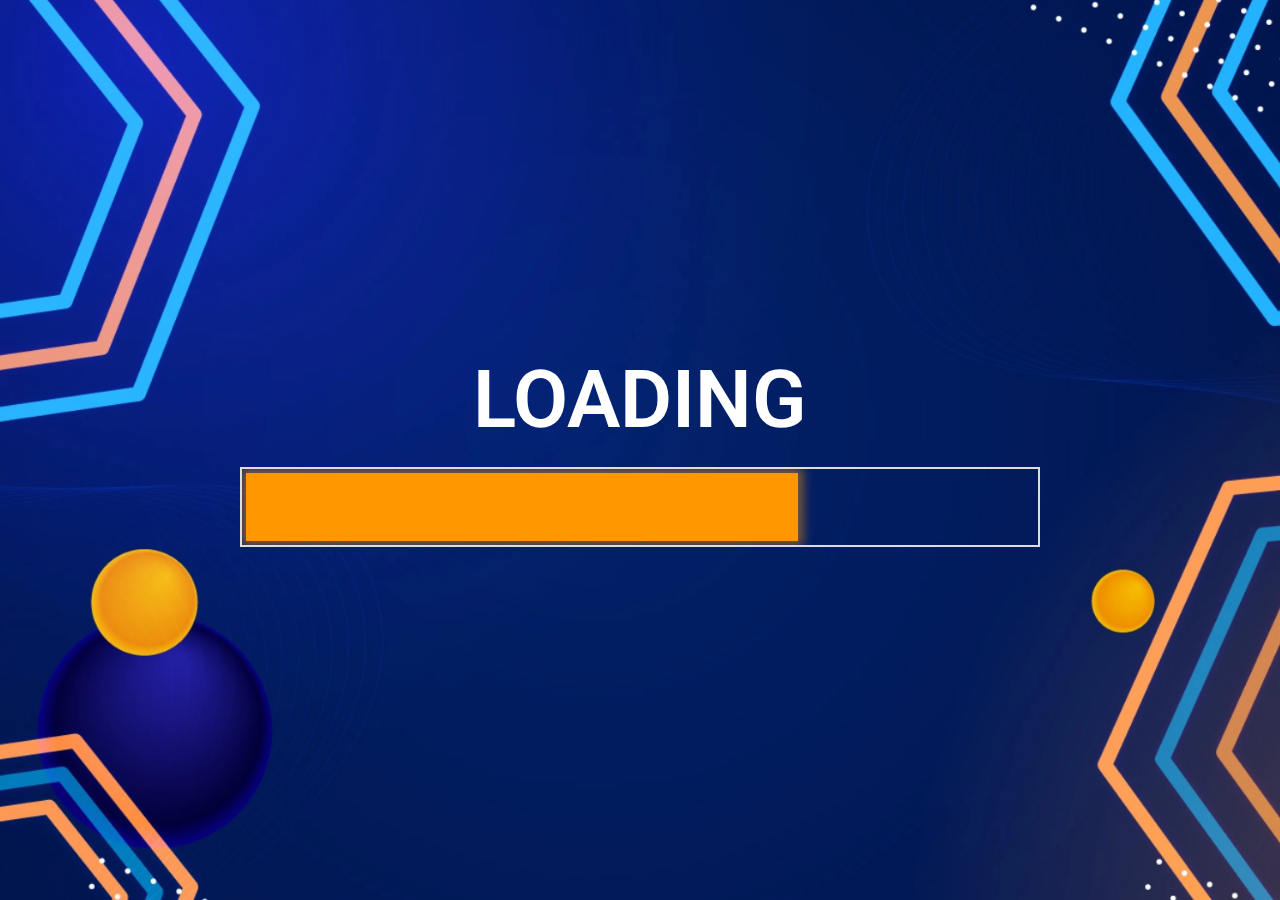
<file: index.html>
<!DOCTYPE html>
<html lang="es">
  <head>
    <meta charset="UTF-8" />
    <meta name="viewport" content="width=device-width, initial-scale=1.0" />
    <title>Página con Loading</title>
    <!-- css -->
    <link rel="stylesheet" href="index.css" />
    <link rel="stylesheet" href="./src/css/styles.css">

    <!-- Fonts -->
    <link rel="preconnect" href="https://fonts.googleapis.com" />
    <link rel="preconnect" href="https://fonts.gstatic.com" crossorigin />
    <link
      href="https://fonts.googleapis.com/css2?family=EB+Garamond:ital,wght@0,400..800;1,400..800&family=Roboto:wght@300;400;700;900&display=swap"
      rel="stylesheet"
    />
  </head>
  <body>
    <div id="loader" class="loader">
      <div class="loading-text">LOADING</div>
      <div class="progress-bar">
        <div class="progress"></div>
      </div>
    </div>
    <div id="content" class="content">
      <h1 class="content-title">Tic Tac Toe</h1>

      <div class="content-btns">
        <a href="./src/pages/j-vs-c-names.html">Jugador VS CPU</a>
        <a href="./src/pages/j-vs-j-names.html">Jugador VS Jugador</a>
      </div>

    </div>
    <script src="./src/js/loader.js"></script>
  </body>
</html>
</file>
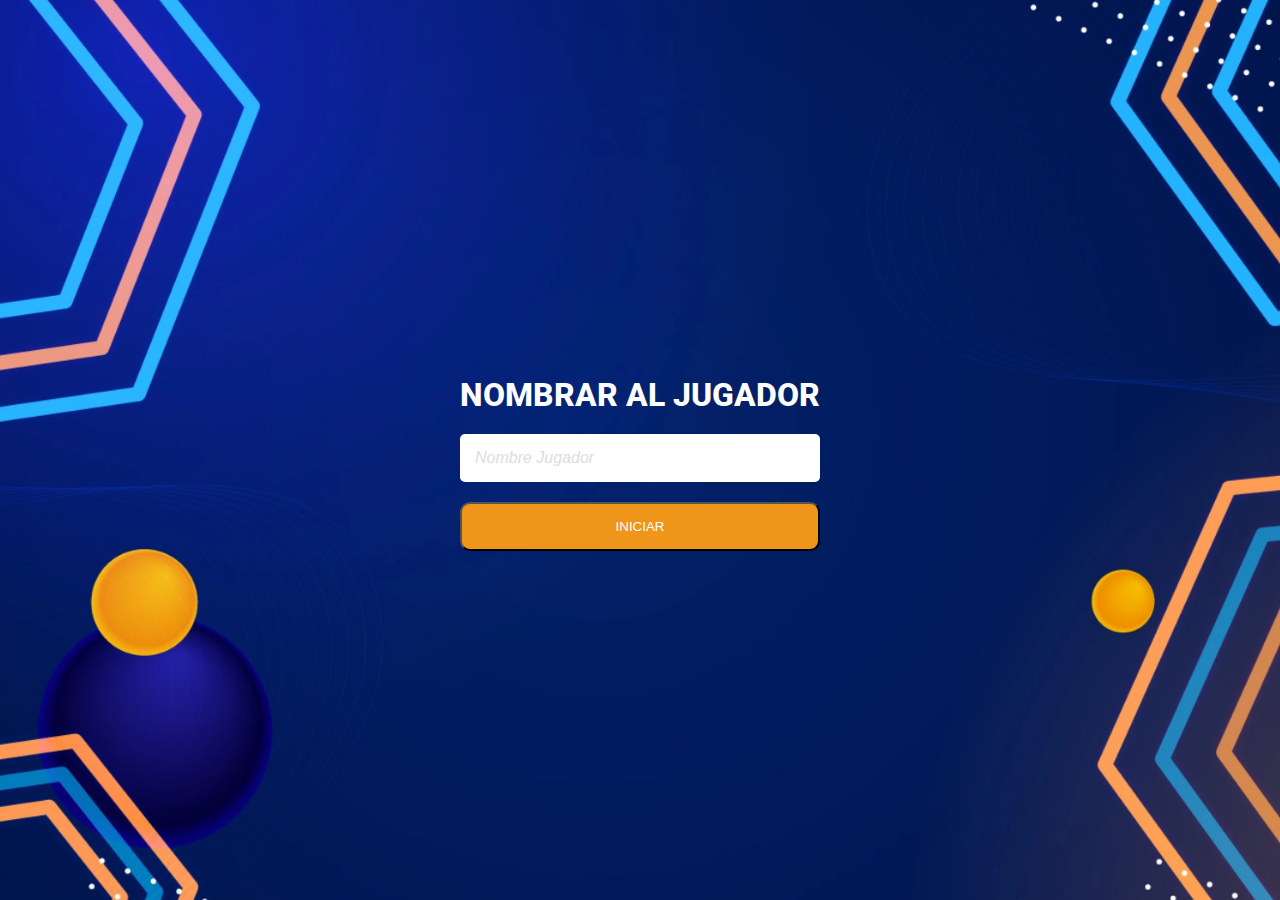
<file: src/pages/j-vs-c-names.html>
<!DOCTYPE html>
<html lang="en">
<head>
    <meta charset="UTF-8">
    <meta name="viewport" content="width=device-width, initial-scale=1.0">
    <title>Ingresa los nombres</title>
    <!-- css -->
    <link rel="stylesheet" href="../css/styles.css">
    <link rel="stylesheet" href="../css/inputs.css">
    <!-- fonts -->
    <link rel="preconnect" href="https://fonts.googleapis.com" />
    <link rel="preconnect" href="https://fonts.gstatic.com" crossorigin />
    <link
      href="https://fonts.googleapis.com/css2?family=EB+Garamond:ital,wght@0,400..800;1,400..800&family=Roboto:wght@300;400;700;900&display=swap"
      rel="stylesheet"
    />
</head>
<body>
    <div class="content-names">
        <h2 class="content-names-title">Nombrar al jugador </h2>
        <div class="content-inputs">
            <input type="text" class="input-name" placeholder="Nombre Jugador" id="name-player-cpu" required>
            <button class="start" id="start-vs-cpu">Iniciar</button>
            <span id="error-text">Ingrese un nombre valido</span>
        </div>
    </div>

    <script src="../js/input-cpu.js"></script>
</body>
</html>
</file>
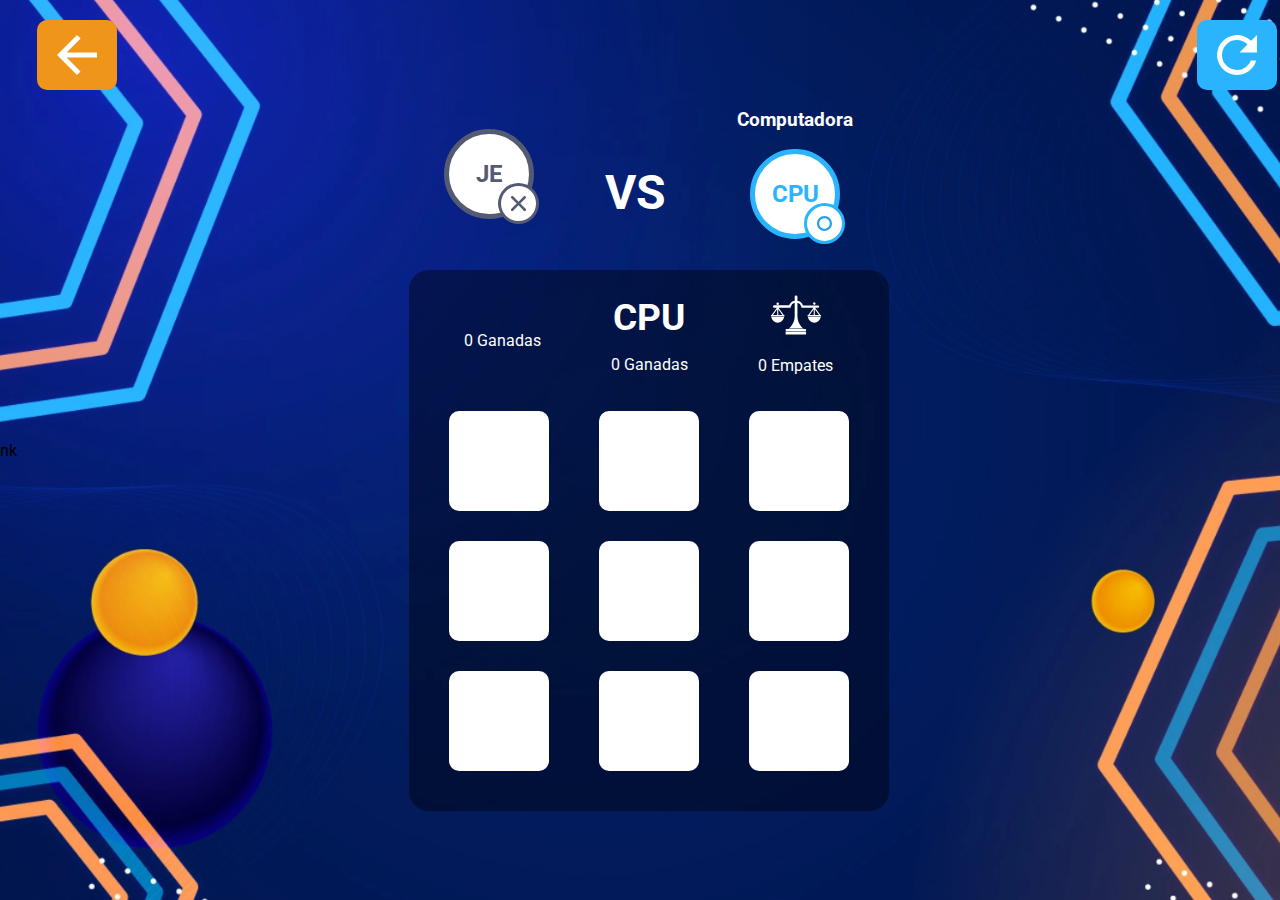
<file: src/pages/j-vs-c.html>
<html lang="es">
  <head>
    <meta charset="UTF-8" />
    <meta name="viewport" content="width=device-width, initial-scale=1.0" />
    <title>Juego de Tres en Raya</title>

    <!-- css -->
    <link rel="stylesheet" href="../css/play-page.css" />
    <link rel="stylesheet" href="../css/modals.css">
    <link rel="stylesheet" href="../css/styles.css">nk

    <!-- fonts -->
    <link rel="preconnect" href="https://fonts.googleapis.com" />
    <link rel="preconnect" href="https://fonts.gstatic.com" crossorigin />
    <link
      href="https://fonts.googleapis.com/css2?family=EB+Garamond:ital,wght@0,400..800;1,400..800&family=Roboto:wght@300;400;700;900&display=swap"
      rel="stylesheet"
    />
  </head>
  <body>
   <div class="game">
    
    <div class="controls">
        <img class="icon-back" src="../svg/Icon ionic-md-arrow-back.svg" alt="ir atrás" onclick="window.location.href='../../index.html'"/>
        <img class="icon-reset" src="../svg/Icon ionic-md-refresh.svg" alt="Reiniciar el juego" id="reset-game"/>
    </div>

    <div class="content-play">
        <div class="players">

          <div class="player-1">
            <h3 class="player-title" id="player-name"></h3>
            <div class="avatar player">
              <h1>JE</h1>
              <div class="symbol s-x">
                <img src="../svg/x.svg" alt="">
              </div>
            </div>
          </div>

          <h2 class="vs">VS</h2>

          <div class="player-2">
            <h3 class="player-title">Computadora</h3>
            <div class="avatar cpu">
              <h1>CPU</h1>
              <div class="symbol s-0">
                <img src="../svg/0.svg" alt="">
              </div>
            </div>
          </div>

        </div>

        <div class="board">
          <div class="board-score">

            <div class="player-1">
              <h2>JE</h2>
              <p id="player1-score">0 Ganadas</p>
            </div>

            <div class="player-2">
              <h2>CPU</h2>
              <p id="player2-score">0 Ganadas</p>
            </div>

            <div class="draw">
              <img src="../svg/Icon map-lawyer.svg" alt="" />
              <p id="draw-score">0 Empates</p>
            </div>
          </div>

          <div class="content-cells">
              <div class="cell" data-index="0"></div>
              <div class="cell" data-index="1"></div>
              <div class="cell" data-index="2"></div>
              <div class="cell" data-index="3"></div>
              <div class="cell" data-index="4"></div>
              <div class="cell" data-index="5"></div>
              <div class="cell" data-index="6"></div>
              <div class="cell" data-index="7"></div>
              <div class="cell" data-index="8"></div>
          </div>
        </div>
      </div>
   </div>

   <div id="win-modal" class="modal">
    <div class="modal-content">
        <img class="modal-icon" src="../svg/cup.svg" alt="Cup">
        <h2 class="modal-title">Victoria</h2>
        <p class="player-name"></p>
        <div class="board-score">
          <div class="player-1">
            <h2>JE</h2>
            <p id="player1-score-modal-win">0 Ganadas</p>
          </div>

          <div class="player-2">
            <h2>CPU</h2>
            <p id="player2-score-modal-win">0 Ganadas</p>
          </div>

          <div class="draw">
            <img src="../svg/Icon map-lawyer.svg" alt="" />
            <p id="draw-score-modal-win">0 Empates</p>
          </div>
        </div>
       <div class="btns-modal">
        <button class="exit" id="exit-win">Salir</button>
        <button class="next" id="next-round-win">Proximo Round</button>
       </div>
    </div>
   </div> 

   <div id="lose-modal" class="modal">
    <div class="modal-content">
        <img class="modal-icon-lose"  src="../svg/loser.svg" alt="loser">
        <h2 class="modal-title">Perdiste</h2>
        <p class="player-name"></p>
        <div class="board-score">
          <div class="player-1">
            <h2></h2>
            <p id="player1-score-modal-lose">0 Ganadas</p>
          </div>

          <div class="player-2">
            <h2>CPU</h2>
            <p id="player2-score-modal-lose">0 Ganadas</p>
          </div>

          <div class="draw">
            <img src="../svg/Icon map-lawyer.svg" alt="" />
            <p id="draw-score-modal-lose">0 Empates</p>
          </div>
        </div>
       <div class="btns-modal">
        <button class="exit" id="exit-lose">Salir</button>
        <button class="next" id="next-round-lose">Proximo Round</button>
       </div>
    </div>
   </div>

   <div id="draw-modal" class="modal">
    <div class="modal-content">
        <img class="modal-icon-lose"  src="../svg/Draw.svg" alt="loser">
        <h2 class="modal-title">Empate</h2>
        <p class="player-name">El juego quedó empate</p>
        <div class="board-score">
          <div class="player-1">
            <h2></h2>
            <p id="player1-score-modal-draw">0 Ganadas</p>
          </div>

          <div class="player-2">
            <h2>CPU</h2>
            <p id="player2-score-modal-draw">0 Ganadas</p>
          </div>

          <div class="draw">
            <img src="../svg/Icon map-lawyer.svg" alt="" />
            <p id="draw-score-modal-draw">0 Empates</p>
          </div>
        </div>
       <div class="btns-modal">
        <button class="exit" id="exit-draw">Salir</button>
        <button class="next" id="next-round-draw">Proximo Round</button>
       </div>
    </div>
   </div>

   <div id="reset-modal" class="modal">
    <div class="modal-content" id="modal-content-reset">
        <h2 class="modal-title-reset">¿Seguro que deseas <br> reiniciar la partida?</h2>


       <div class="btns-modal">
        <button class="exit" id="exit-reset">Cancelar</button>
        <button class="next" id="reset-game-modal">Reiniciar partida</button>
       </div>
    </div>
   </div>
   
   <script type="module" src="../js/game-cpu.js"></script>
  </body>
</html>
</file>
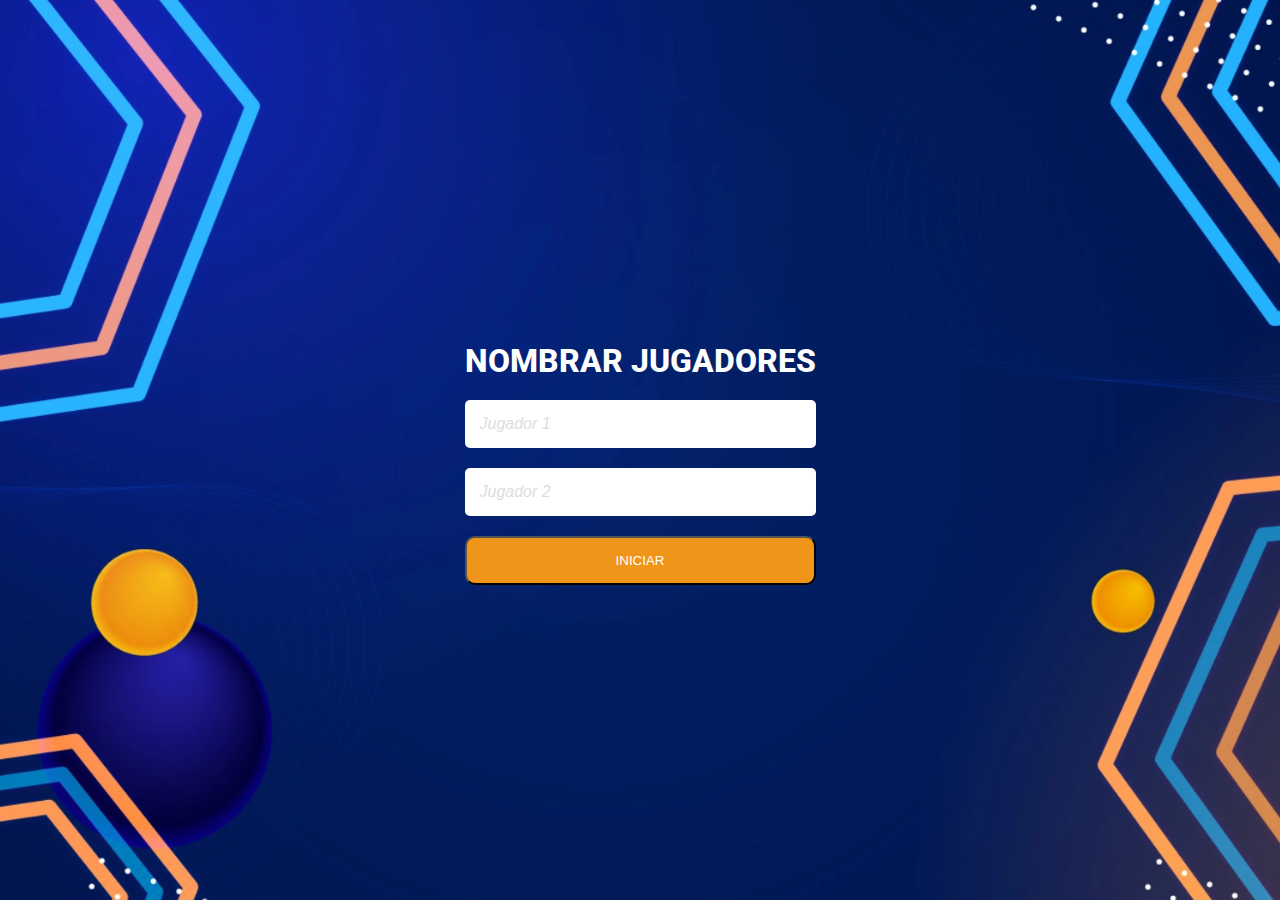
<file: src/pages/j-vs-j-names.html>
<!DOCTYPE html>
<html lang="en">
<head>
    <meta charset="UTF-8">
    <meta name="viewport" content="width=device-width, initial-scale=1.0">
    <title>Ingresa los nombres</title>
    <!-- css -->
    <link rel="stylesheet" href="../css/styles.css">
    <link rel="stylesheet" href="../css/inputs.css">
    <!-- fonts -->
    <link rel="preconnect" href="https://fonts.googleapis.com" />
    <link rel="preconnect" href="https://fonts.gstatic.com" crossorigin />
    <link
      href="https://fonts.googleapis.com/css2?family=EB+Garamond:ital,wght@0,400..800;1,400..800&family=Roboto:wght@300;400;700;900&display=swap"
      rel="stylesheet"
    />
</head>
<body>
    <div class="content-names">
        <h2 class="content-names-title">Nombrar jugadores</h2>
        <div class="content-inputs">
            <input type="text" class="input-name" placeholder="Jugador 1" id="player1-name">
            <input type="text" class="input-name" placeholder="Jugador 2" id="player2-name">
            <button class="start" href="j-vs-j.html" id="start-1v1">Iniciar</button>
            <span id="error-text">Ingrese un nombre valido</span>
        </div>
    </div>

    <script src="../js/input-1v1.js"></script>
</body>
</html>
</file>
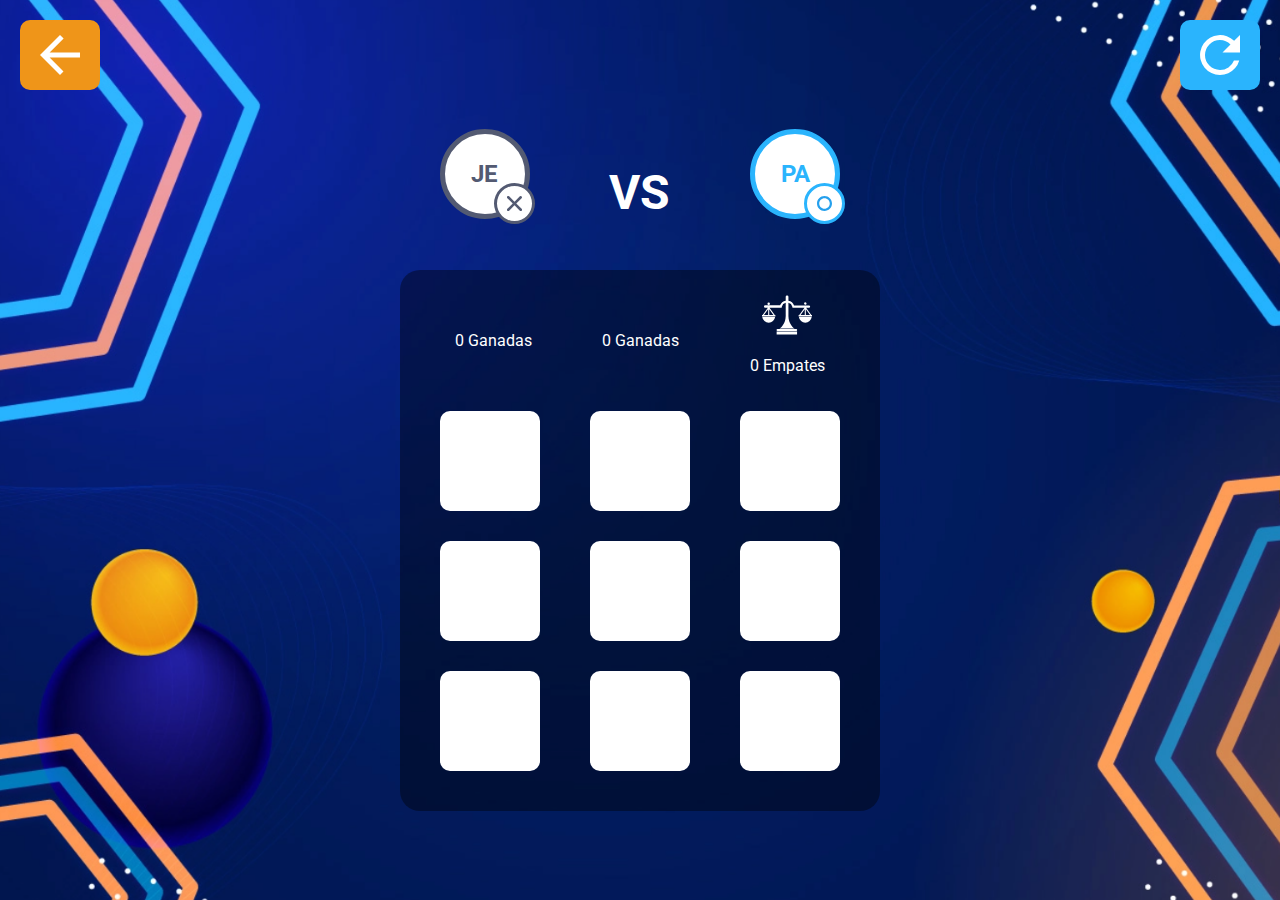
<file: src/pages/j-vs-j.html>
<html lang="es">
  <head>
    <meta charset="UTF-8" />
    <meta name="viewport" content="width=device-width, initial-scale=1.0" />
    <title>Juego de Tres en Raya</title>

    <!-- css -->
    <link rel="stylesheet" href="../css/play-page.css " />
    <link rel="stylesheet" href="../css/modals.css">
    <link rel="stylesheet" href="../css/styles.css">

    <!-- fonts -->
    <link rel="preconnect" href="https://fonts.googleapis.com" />
    <link rel="preconnect" href="https://fonts.gstatic.com" crossorigin />
    <link
      href="https://fonts.googleapis.com/css2?family=EB+Garamond:ital,wght@0,400..800;1,400..800&family=Roboto:wght@300;400;700;900&display=swap"
      rel="stylesheet"
    />
  </head>
  <body>
   <div class="game">
    
    <div class="controls">
        <img class="icon-back" src="../svg/Icon ionic-md-arrow-back.svg" alt="Ir atrás" onclick="window.location.href='../../index.html'" />
        <img class="icon-reset" src="../svg/Icon ionic-md-refresh.svg" alt="Reiniciar el juego" id="reset-game"/>
    </div>

    <div class="content-play">
        <div class="players">
          <div class="player-1">
            <h3 class="player-title" id="player1-name">Jose Emilio</h3>
            <div class="avatar player">
              <h1>JE</h1>
              <div class="symbol s-x">
                <img src="../svg/x.svg" alt="">
              </div>
            </div>
          </div>

          <h2 class="vs">VS</h2>

          <div class="player-2">
            <h3 class="player-title" id="player2-name">Pedro Antonio</h3>
            <div class="avatar cpu">
              <h1>PA</h1>
              <div class="symbol s-0">
                <img src="../svg/0.svg" alt="">
              </div>
            </div>
          </div>

        </div>

        <div class="board">
          <div class="board-score">

            <div class="player-1">
              <h2></h2>
              <p id="player1-score">0 Ganadas</p>
            </div>

            <div class="player-2">
              <h2></h2>
              <p id="player2-score">0 Ganadas</p>
            </div>

            <div class="draw">
              <img src="../svg/Icon map-lawyer.svg" alt="" />
              <p id="draw-score">0 Empates</p>
            </div>
          </div>

          <div class="content-cells">
              <div class="cell" data-index="0"></div>
              <div class="cell" data-index="1"></div>
              <div class="cell" data-index="2"></div>
              <div class="cell" data-index="3"></div>
              <div class="cell" data-index="4"></div>
              <div class="cell" data-index="5"></div>
              <div class="cell" data-index="6"></div>
              <div class="cell" data-index="7"></div>
              <div class="cell" data-index="8"></div>
          </div>
        </div>
      </div>
   </div>

   <div id="win-modal" class="modal">
    <div class="modal-content">
        <img class="modal-icon" src="../svg/cup.svg" alt="Cup">
        <h2 class="modal-title">Victoria</h2>
        <p class="player-name"></p>
        <div class="board-score">
          <div class="player-1">
            <h2>JE</h2>
            <p id="player1-score-modal-win">0 Ganadas</p>
          </div>

          <div class="player-2">
            <h2>PA</h2>
            <p id="player2-score-modal-win">0 Ganadas</p>
          </div>

          <div class="draw">
            <img src="../svg/Icon map-lawyer.svg" alt="" />
            <p id="draw-score-modal-win">0 Empates</p>
          </div>
        </div>
       <div class="btns-modal">
        <button class="exit" id="exit-win">Salir</button>
        <button class="next" id="next-round-win">Proximo Round</button>
       </div>
    </div>
   </div> 

    <div id="lose-modal" class="modal">
    <div class="modal-content">
        <img class="modal-icon-lose"  src="../svg/loser.svg" alt="loser">
        <h2 class="modal-title">Perdiste</h2>
        <p class="player-name">Jose Emilio</p>
        <div class="board-score">
          <div class="player1">
            <h2>JE</h2>
            <p id="player1-score-modal-lose">0 Ganadas</p>
          </div>

          <div class="player-2">
            <h2>PA</h2>
            <p id="player2-score-modal-lose">0 Ganadas</p>
          </div>

          <div class="draw">
            <img src="../svg/Icon map-lawyer.svg" alt="" />
            <p id="draw-score-modal-lose">0 Empates</p>
          </div>
        </div>
       <div class="btns-modal">
        <button class="exit" id="exit-lose">Salir</button>
        <button class="next" id="next-round-lose">Proximo Round</button>
       </div>
    </div>
   </div> 

   <div id="draw-modal" class="modal">
    <div class="modal-content">
        <img class="modal-icon-lose"  src="../svg/Draw.svg" alt="loser">
        <h2 class="modal-title">Empate</h2>
        <p class="player-name">El juego quedó empate</p>
        <div class="board-score">
          <div class="player-1">
            <h2></h2>
            <p id="player1-score-modal-draw">0 Ganadas</p>
          </div>

          <div class="player-2">
            <h2>CPU</h2>
            <p id="player2-score-modal-draw">0 Ganadas</p>
          </div>

          <div class="draw">
            <img src="../svg/Icon map-lawyer.svg" alt="" />
            <p id="draw-score-modal-draw">0 Empates</p>
          </div>
        </div>
       <div class="btns-modal">
        <button class="exit" id="exit-draw">Salir</button>
        <button class="next" id="next-round-draw">Proximo Round</button>
       </div>
    </div>
   </div>

   <div id="reset-modal" class="modal">
    <div class="modal-content" id="modal-content-reset">
        <h2 class="modal-title-reset">¿Seguro que deseas <br> reiniciar la partida?</h2>

       <div class="btns-modal">
        <button class="exit" id="exit-reset">Cancelar</button>
        <button class="next" id="reset-game-modal">Reiniciar partida</button>
       </div>
    </div>
   </div>

   <script type="module" src="../js/game-1v1.js"></script>
  </body>
</html>
</file>
<file: index.css>
/* Loader */

.loader {
    position: fixed;
    left: 0;
    top: 0;
    width: 100%;
    height: 100%;
    z-index: 9999;
    display: flex;
    flex-direction: column;
    align-items: center;
    justify-content: center;
    color: white;
}

.loading-text {
    font-size: 5em;
    font-weight: 600;
    margin-bottom: 20px;
}

.progress-bar {
    width: 800px;
    height: 80px;
    border: 2px solid #ddd;
    overflow: hidden;
    padding: 4px;
}

.progress {
    width: 0%;
    height: 100%;
    background-color: #ff9800;
    box-shadow: 0 0 10px 5px #ff980080;
    transition: width 0.5s;
}

/* Contenido */

.content {
    display: none;
    text-align: center;
    padding: 20px;
    width: 400px;
}

.content-title{
    font-size: 3em;
    font-weight: 400;
    margin-bottom: 20px;
    color: #fff;
}


.content-btns{
    display: flex;
    flex-direction: column;
    align-items: center;
    justify-content: center;
    gap: 20px;
}

.content-btns a{
    padding: 20px;
    width: 100%;
    color: #fff;
    font-size: 1em;
    font-weight: 300;
    text-transform: uppercase;
    text-decoration: none;
    border-radius: 5px;
    transition: background-color 0.3s;
}

.content-btns a:nth-child(1){
    background-color: #2AB4FD;
}

.content-btns a:nth-child(2){
    background-color: #EF9519;
}


@media screen and (max-width: 767px) {

.loading-text {
    font-size: 3em;
}

.progress-bar {
    width: 70%;
    height: 40px;
}

.content-title{
    font-size: 2em;
}

.content-btns a{
    padding: 15px;
}


}

@media screen and (min-width: 768px) and (max-width: 1023px) {
    .loading-text {
        font-size: 3em;
    }
    
    .progress-bar {
        width: 70%;
        height: 40px;
    }
    
}
</file>
<file: src/css/styles.css>
/* Body */

*{
    box-sizing: border-box;
}

body {
    margin: 0;
    padding: 0;
    box-sizing: border-box;
    width: 100%;
    height: 100vh;
    font-family: "Roboto";

    display: flex;
    align-items: center;
    justify-content: center;

    background-image: url("../img/background.png");
    background-size: cover;
    background-position:center;
}

@media screen and (max-width: 767px) {
    body{
        background-image: url("../img/bg-movil.png");
        background-size: cover;
    
    }
}
    
 @media screen and (min-width: 768px) and (max-width: 1023px) {
    body{
        background-image: url("../img/bg-tablet.png");
    }
 }
</file>
<file: src/css/inputs.css>
.content-names{
    padding: 20px;
}

.content-names-title{
    font-size: 2em;
    font-weight: 400;
    text-transform: uppercase;
    font-weight: 800;
    margin-bottom: 20px;
    color: #fff;
    text-align: center;
}

.content-names .content-inputs{
    display: flex;
    flex-direction: column;
    gap: 20px;
}

.content-names .content-inputs input{
    padding: 15px;
    border: none;
    border-radius: 5px;
    color: #000;
    font-size: 1em;
    
}

.content-names .content-inputs input::placeholder{
    color: #ddd;
    font-size: 1em;
    font-style: italic;
}

.content-names .content-inputs .start{
    width: 100%;
    text-align: center;
    color: #fff;
    background-color: #EF9519;
    padding: 15px 0px;
    text-transform: uppercase;
    text-decoration: none;
    border-radius: 10px;
    cursor: pointer;
}

span{
    color: #ED8B00;
    text-align: center;
    display: none;
}

@media screen and (max-width: 767px) {
    .content-names-title{
        font-size: 1.3em;
    }
    .content-names{
        width: 100%;
    }
    
    
    
    }
</file>
<file: src/css/play-page.css>
* {
  box-sizing: border-box;
}

body {
  margin: 0;
  padding: 0;
  box-sizing: border-box;
  width: 100%;
  height: 100vh;
  font-family: "Roboto";

  background-image: url("../img/background.png");
  background-size: cover;
  background-position: center;
}

.game {
  width: 100%;
}

/* Controls */

.controls {
  width: 100%;
  padding: 20px;

  position: fixed;
  top: 0;

  display: flex;
  justify-content: space-between;
}

.controls img {
  width: 80px;
  height: 70px;
  cursor: pointer;
}

.icon-back {
  background-color: #ef9519;
  padding: 15px;
  border-radius: 10px;
}

.icon-reset {
  background-color: #2ab4fd;
  padding: 15px;
  border-radius: 10px;
}

/* board-player-info */

.content-play {
  width: 500px;
  margin: 0px auto;
  padding: 10px;
  display: flex;
  flex-direction: column;
  justify-content: center;
  align-items: center;
}

.content-play .players {
  display: flex;
  justify-content: space-around;
  align-items: center;

  color: #fff;
  margin: 0px auto 30px auto;
  height: 150px;
  width: 100%;
  text-align: center;
}

.content-play .players .vs {
  font-size: 3em;
  font-weight: 700;
  margin-top: 2em;
}

.content-play .players .avatar {
  display: flex;
  justify-content: center;
  align-items: center;
  background-color: #fff;
  border-radius: 50%;
  width: 90px;
  height: 90px;
  margin: 0 auto;
  position: relative;
}

.content-play .players .player {
  border: 5px solid #535a72;
  color: #535a72;
}

.content-play .players .cpu {
  color: #2ab4fd;
  border: 5px solid #2ab4fd;
}

.content-play .players .avatar h1 {
  margin: 0;
  font-size: 1.5em;
}

.content-play .players .avatar .symbol {
  position: absolute;
  bottom: -10px;
  right: -10px;

  background-color: #fff;
  border-radius: 50%;
  padding: 10px;
}
.content-play .players .avatar .s-x {
  border: 3px solid #535a72;
  color: #535a72;
}

.content-play .players .avatar .s-0 {
  border: 3px solid #2ab4fd;
  color: #2ab4fd;
}

.content-play .players .avatar .symbol img {
  width: 15px;
}

/* Board-play */
.board {
  position: relative;
  z-index: 0;
  padding: 20px;
  color: #fff;
  width: 100%;
}

.board::before {
  content: "";
  position: absolute;
  top: 0;
  left: 0;
  right: 0;
  bottom: 0;
  background: #00000065;
  z-index: -1; /* Sitúa el fondo desenfocado detrás del contenido */
  border-radius: 20px;
}

.board .board-score {
  display: flex;
  justify-content: space-around;
  align-items: center;
  margin: 0px auto 20px auto;

  width: 100%;
  text-align: center;
  vertical-align: middle;
}

.board .board-score .player-1 h2,
.board .board-score .player-2 h2 {
  font-size: 2.3em;
  font-weight: 700;
  margin: 5px 0px;
}

.board .board-score .draw img {
  width: 50px;
  height: 50px;
  margin: auto;
}

.content-cells {
  display: grid;
  grid-template-columns: repeat(3, 1fr);
  gap: 10px;
  margin: auto;
  width: 100%;
}

.cell {
  width: 100px;
  height: 100px;
  background-color: #fff;
  color: #000;
  display: flex;
  justify-content: center;
  align-items: center;
  font-size: 2em;
  cursor: pointer;
  border-radius: 10px;
  justify-self: center;
  margin-bottom: 20px;
}

.cell.X {
  color: #ef9519;
}

.cell.O {
  color: #2ab4fd;
}


@media screen and (max-width: 767px) {
    .game {
        display: flex;
      }

    .content-play{
    
        margin-top: 30px;
    }

    .controls img {
        width: 50px;
        height: 50px;
      }

      .cell img {
        width: 40px;
      }
    
    
}
</file>
<file: src/css/modals.css>
.modal {
    display: none;
    justify-content: center;
    align-items: center;

    position: fixed; 
    z-index: 1; 
    left: 0;
    top: 0;
    width: 100%; 
    height: 100%; 
    overflow: auto; 
    color: #fff;
    background-color: rgba(0,0,0,0.5); 

    
  }

.modal-content {
    background-image: url(../img/bg-modal.png);
    background-position: top;
    background-size: cover;
    width: 580px;
    height: 500px;
    padding: 20px;
    
    display: flex;
    flex-direction: column;
    justify-content: center;
    align-items: center;
    border-radius: 50px;

    transform: scale(0.1);
    opacity: 0;
    transition: transform 0.3s ease-out, opacity 0.3s ease-out;
  
}

.modal.show .modal-content {
    transform: scale(1);
    opacity: 1;
}

.modal-title{
    font-size: 2em;
    font-weight: 700;
    margin: 10px 0px;
    text-transform: uppercase;
}

.modal-icon{
    width: 150px;
}

.modal-icon-lose{
    width: 200px;
}

/* Modal reset */
#modal-content-reset{
    height: 300px;
    width: 540px;
}

.modal-title-reset{
    font-weight: 300;
    text-align: center;
    font-size: 25px;
}

.player-name{
    margin: 0px 0px 20px 0px;
    font-size: 1.2em;
    font-weight: 200;
    text-transform: uppercase;
}
.board-score{
    display: flex;
    justify-content: space-around;
    align-items: center;
    margin-bottom: 20px;

    text-align: center;
    vertical-align: middle;
    width: 60%;
}

.board-score .player-1 h2,
.board-score .player-2 h2{
    font-size: 2.3em;
    font-weight: 700;
    margin: 5px 0px;
}

.board-score .draw img{
    width: 55px;
    height: 55px;
    margin: auto;
}


/* Modals */
.btns-modal{
    display: flex;
    justify-content: center;
    align-content: center;
    flex-wrap: wrap;
    gap: 20px;

    width: 90%;
}

.btns-modal button{
    width: 200px;
    padding: 15px;
    text-transform: uppercase;
    font-weight: 600 ;
    border-radius: 10px;
    font-size: 1em;
    outline: none;
    border: none;
    cursor: pointer;
}

.btns-modal button:nth-child(1){
    background-color: #EF9519;
    color: #fff;
}

.btns-modal button:nth-child(2){
    background-color: #2AB4FD;
    color: #fff;
}


@media screen and (max-width: 767px) {
    
    .modal-content {
        background-image: url(../img/bg-modal.png);
        background-position: top;
        background-size: cover;
        width: 90%;
        height: auto;
        padding: 40px;
      
    }
    
    .modal-title{
        margin: 5px 0px;
    }
    
    .modal-icon{
        width: 100px;
        margin-bottom: 10px;
    }
    
    .modal-icon-lose{
        width: 200px;
    }
    
    
    .player-name{
        margin: 0px 0px 10px 0px;
        font-size: 1em;

    }
    .board-score{
        margin-bottom: 10px;
        width: 100%;
    }
    
    /* Modals */
    .btns-modal{
        gap: 10px;
        width: 100%;
    }
    
    .btns-modal button{
        width: 100%;
        border-radius: 5px;
    }
    
}
</file>
